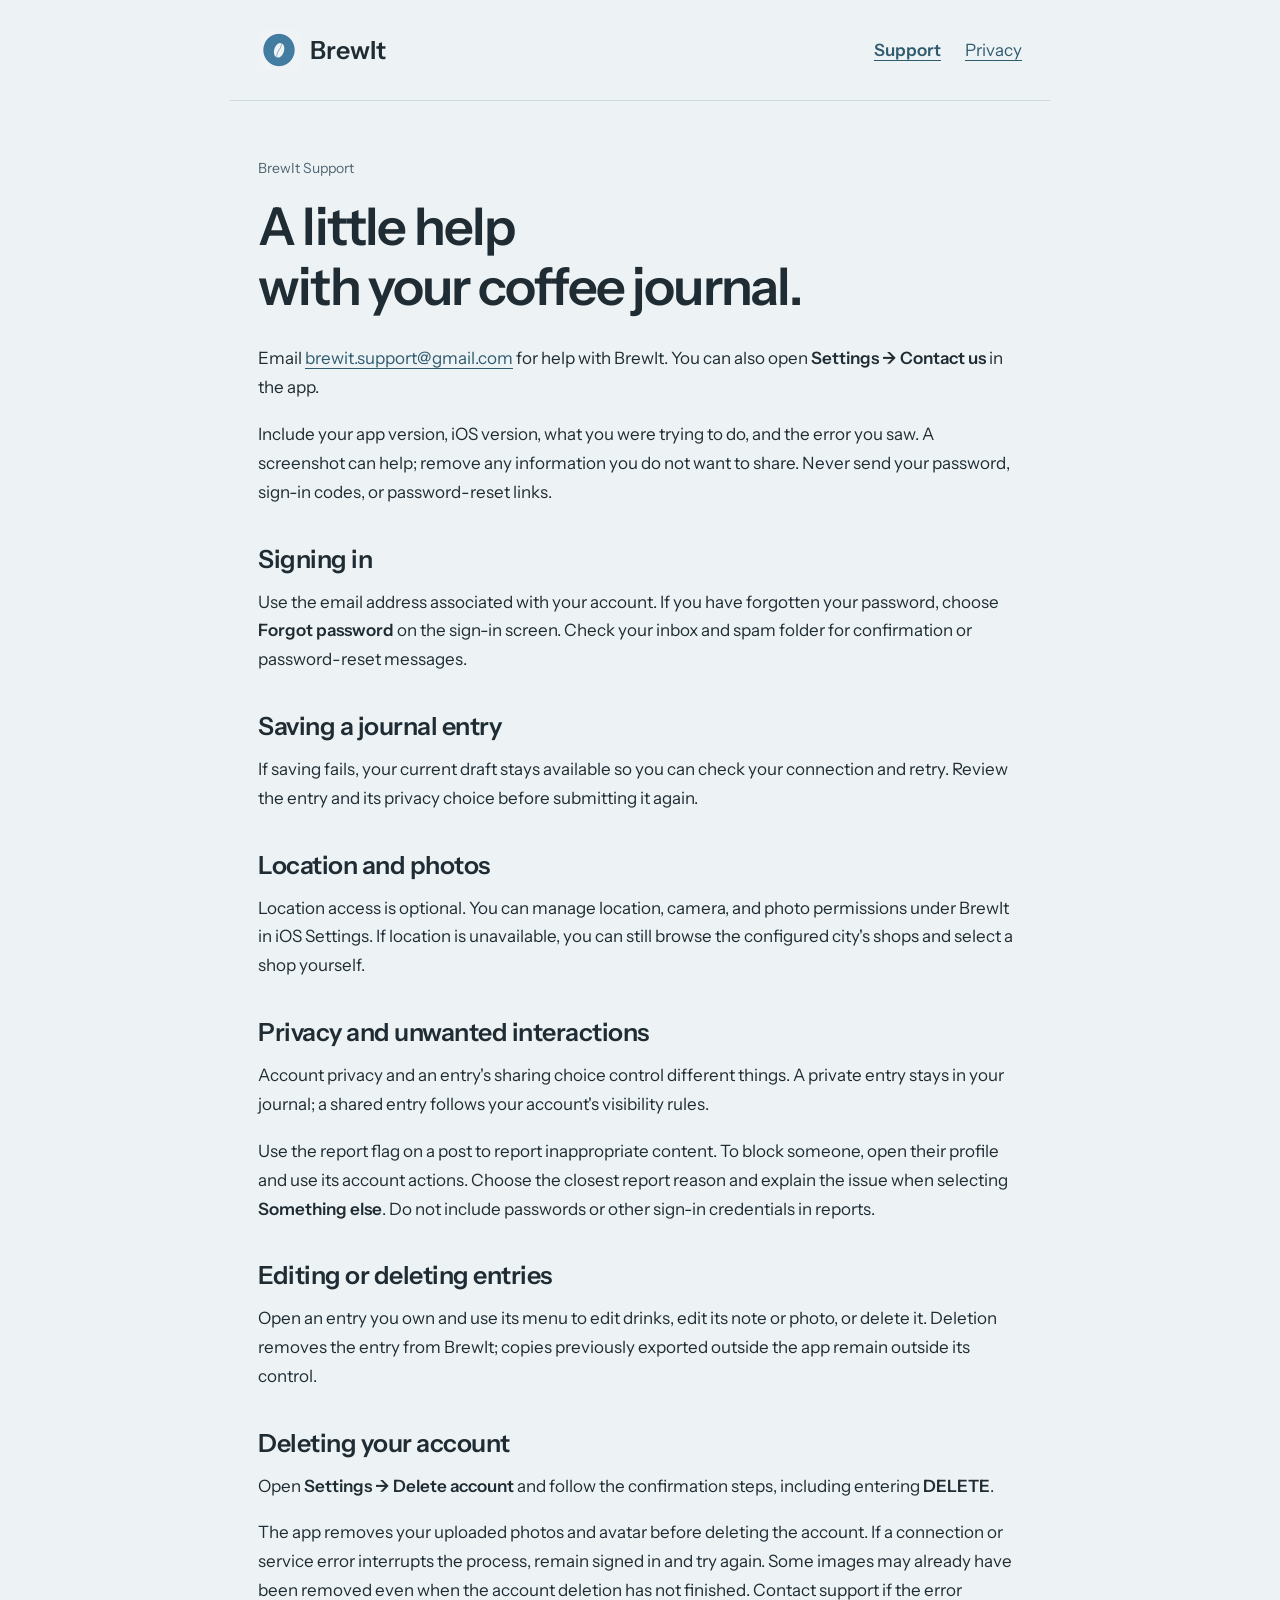
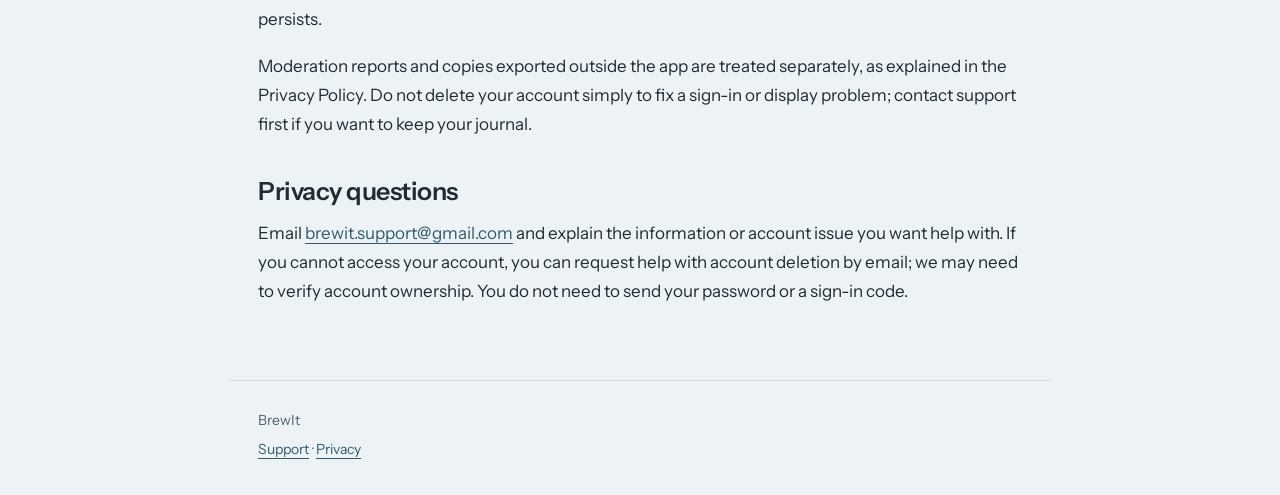
<file: index.html>
<!doctype html><html lang="en"><head><meta charset="utf-8"><meta name="viewport" content="width=device-width,initial-scale=1"><title>BrewIt Support</title><meta name="description" content="Get help with signing in, saving journal entries, privacy settings, and deleting your BrewIt account."><link rel="icon" href="favicon.png" type="image/png"><link rel="stylesheet" href="styles.css"></head><body><a class="skip" href="#main">Skip to content</a><header><a class="brand" href="index.html"><img src="brand-mark-header.png" alt="">BrewIt</a><nav aria-label="Support and privacy"><a href="index.html" aria-current="page">Support</a><a href="privacy.html">Privacy</a></nav></header><main id="main"><p class="eyebrow">BrewIt Support</p><h1>A little help<br>with your coffee journal.</h1><p>Email <a href="mailto:brewit.support@gmail.com">brewit.support@gmail.com</a> for help with BrewIt. You can also open <strong>Settings → Contact us</strong> in the app.</p><p>Include your app version, iOS version, what you were trying to do, and the error you saw. A screenshot can help; remove any information you do not want to share. Never send your password, sign-in codes, or password-reset links.</p><h2>Signing in</h2><p>Use the email address associated with your account. If you have forgotten your password, choose <strong>Forgot password</strong> on the sign-in screen. Check your inbox and spam folder for confirmation or password-reset messages.</p><h2>Saving a journal entry</h2><p>If saving fails, your current draft stays available so you can check your connection and retry. Review the entry and its privacy choice before submitting it again.</p><h2>Location and photos</h2><p>Location access is optional. You can manage location, camera, and photo permissions under BrewIt in iOS Settings. If location is unavailable, you can still browse the configured city&#x27;s shops and select a shop yourself.</p><h2>Privacy and unwanted interactions</h2><p>Account privacy and an entry&#x27;s sharing choice control different things. A private entry stays in your journal; a shared entry follows your account&#x27;s visibility rules.</p><p>Use the report flag on a post to report inappropriate content. To block someone, open their profile and use its account actions. Choose the closest report reason and explain the issue when selecting <strong>Something else</strong>. Do not include passwords or other sign-in credentials in reports.</p><h2>Editing or deleting entries</h2><p>Open an entry you own and use its menu to edit drinks, edit its note or photo, or delete it. Deletion removes the entry from BrewIt; copies previously exported outside the app remain outside its control.</p><h2>Deleting your account</h2><p>Open <strong>Settings → Delete account</strong> and follow the confirmation steps, including entering <strong>DELETE</strong>.</p><p>The app removes your uploaded photos and avatar before deleting the account. If a connection or service error interrupts the process, remain signed in and try again. Some images may already have been removed even when the account deletion has not finished. Contact support if the error persists.</p><p>Moderation reports and copies exported outside the app are treated separately, as explained in the Privacy Policy. Do not delete your account simply to fix a sign-in or display problem; contact support first if you want to keep your journal.</p><h2>Privacy questions</h2><p>Email <a href="mailto:brewit.support@gmail.com">brewit.support@gmail.com</a> and explain the information or account issue you want help with. If you cannot access your account, you can request help with account deletion by email; we may need to verify account ownership. You do not need to send your password or a sign-in code.</p></main><footer>BrewIt<br><a href="index.html">Support</a> · <a href="privacy.html">Privacy</a></footer></body></html>
</file>
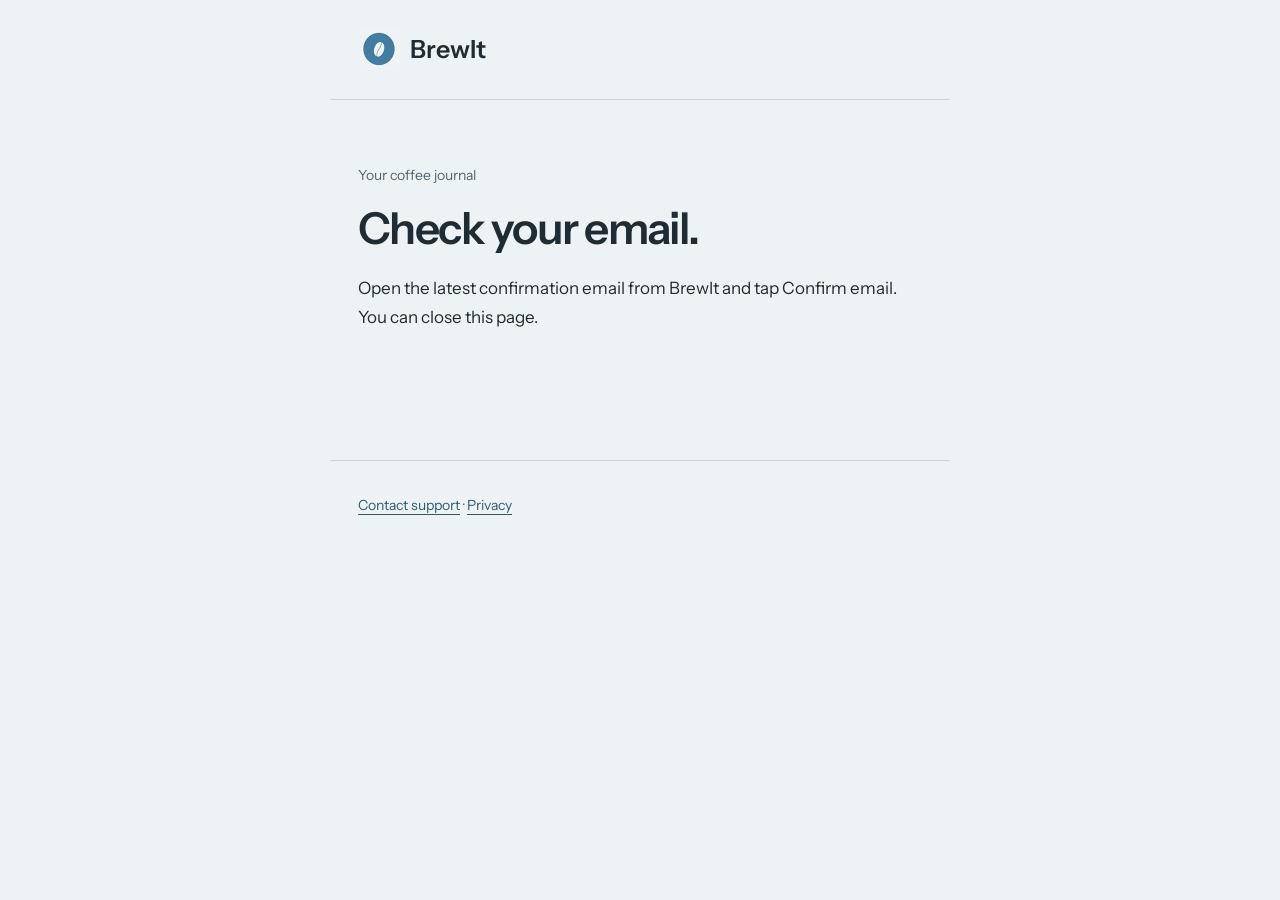
<file: auth.html>
<!doctype html>
<html lang="en">
<head>
  <meta charset="utf-8">
  <meta name="viewport" content="width=device-width,initial-scale=1">
  <meta name="referrer" content="no-referrer">
  <meta name="robots" content="noindex,nofollow">
  <meta http-equiv="Content-Security-Policy" content="default-src 'none'; script-src 'self'; style-src 'self'; img-src 'self'; font-src 'self'; base-uri 'none'; form-action 'none'">
  <title>Email confirmation · BrewIt</title>
  <script src="auth.js"></script>
  <link rel="icon" href="favicon.png" type="image/png">
  <link rel="stylesheet" href="styles.css">
  <link rel="stylesheet" href="auth.css">
</head>
<body class="auth-page">
  <header><a class="brand" href="index.html"><img src="brand-mark-header.png" alt="">BrewIt</a></header>
  <main id="main">
    <p class="eyebrow">Your coffee journal</p>
    <h1 id="auth-title">Opening your confirmation…</h1>
    <p id="auth-description" role="status" aria-live="polite">Just a moment.</p>
    <a id="open-app" class="app-button" hidden>Open BrewIt</a>
    <p id="auth-help" class="auth-help"></p>
    <noscript><p>Enable JavaScript to return to BrewIt, or open the app and sign in with your password after confirming your email.</p></noscript>
  </main>
  <footer><a href="mailto:brewit.support@gmail.com">Contact support</a> · <a href="privacy.html">Privacy</a></footer>
</body>
</html>
</file>
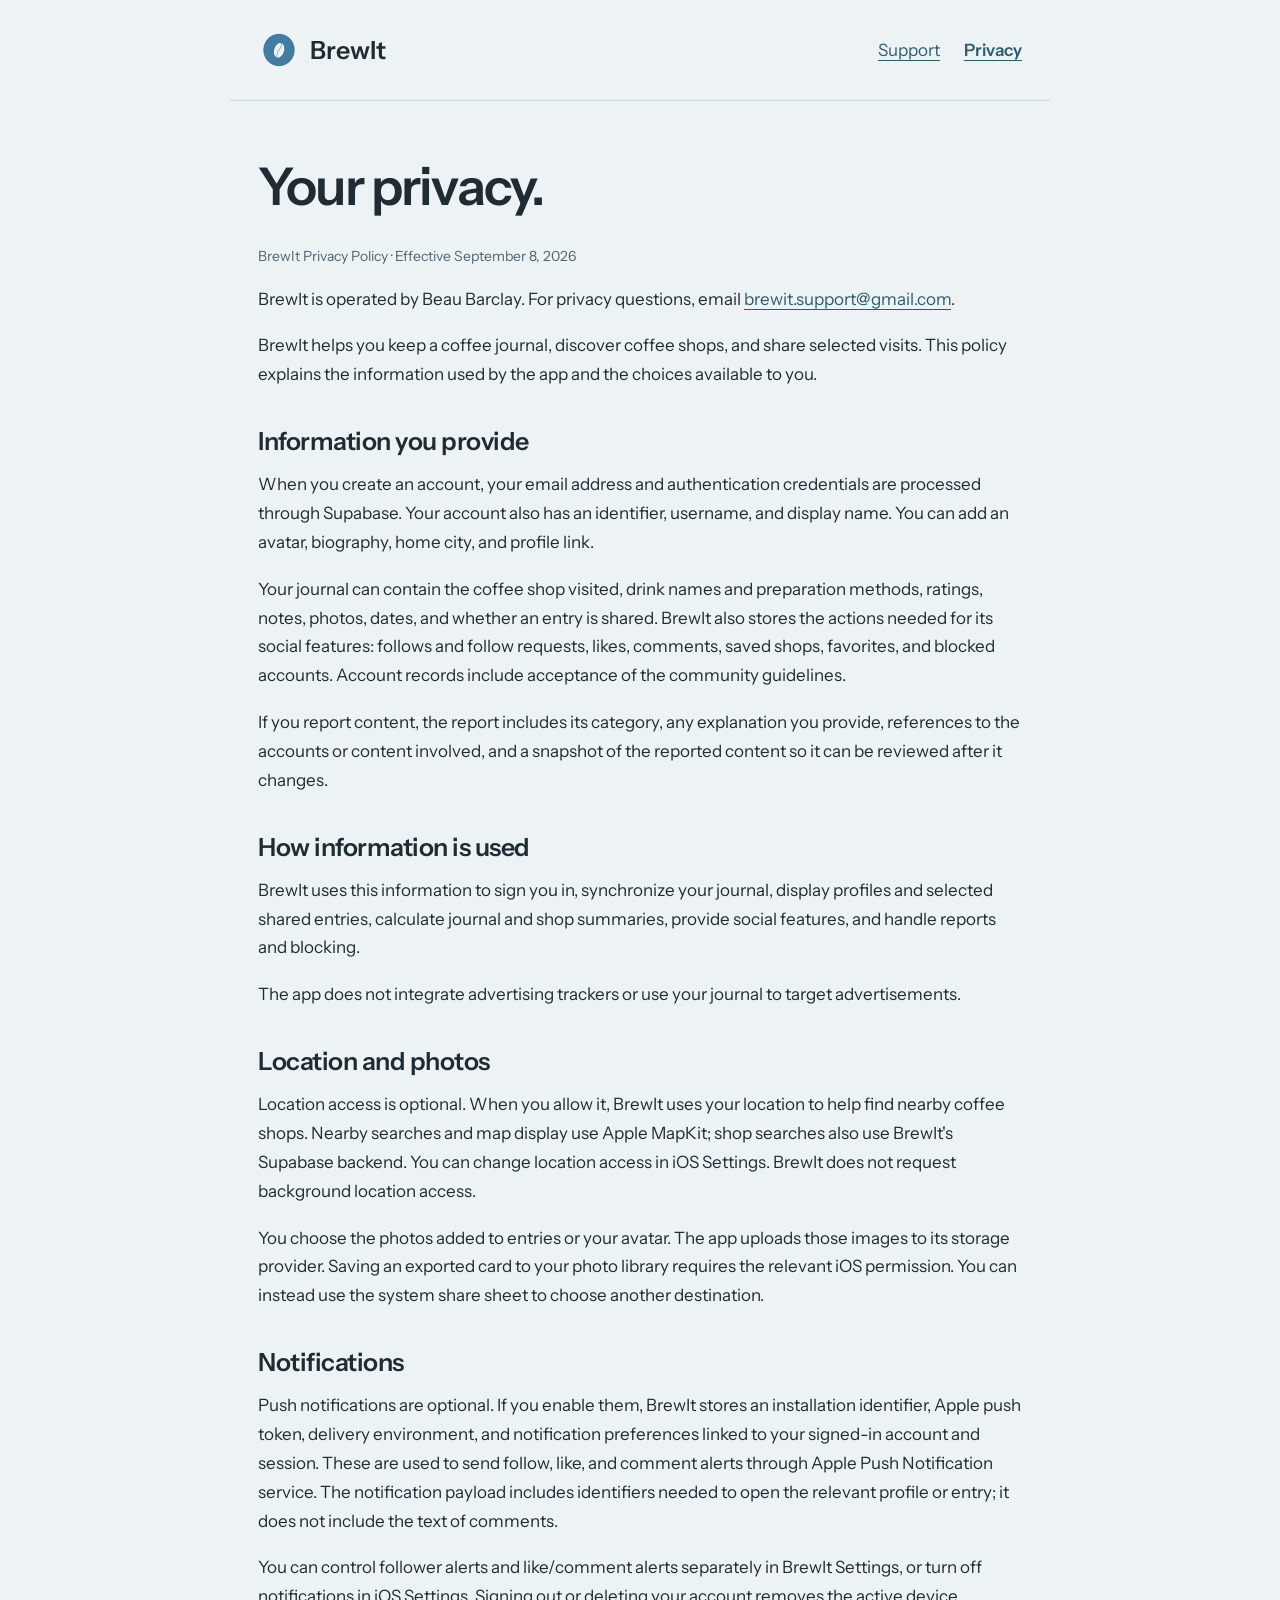
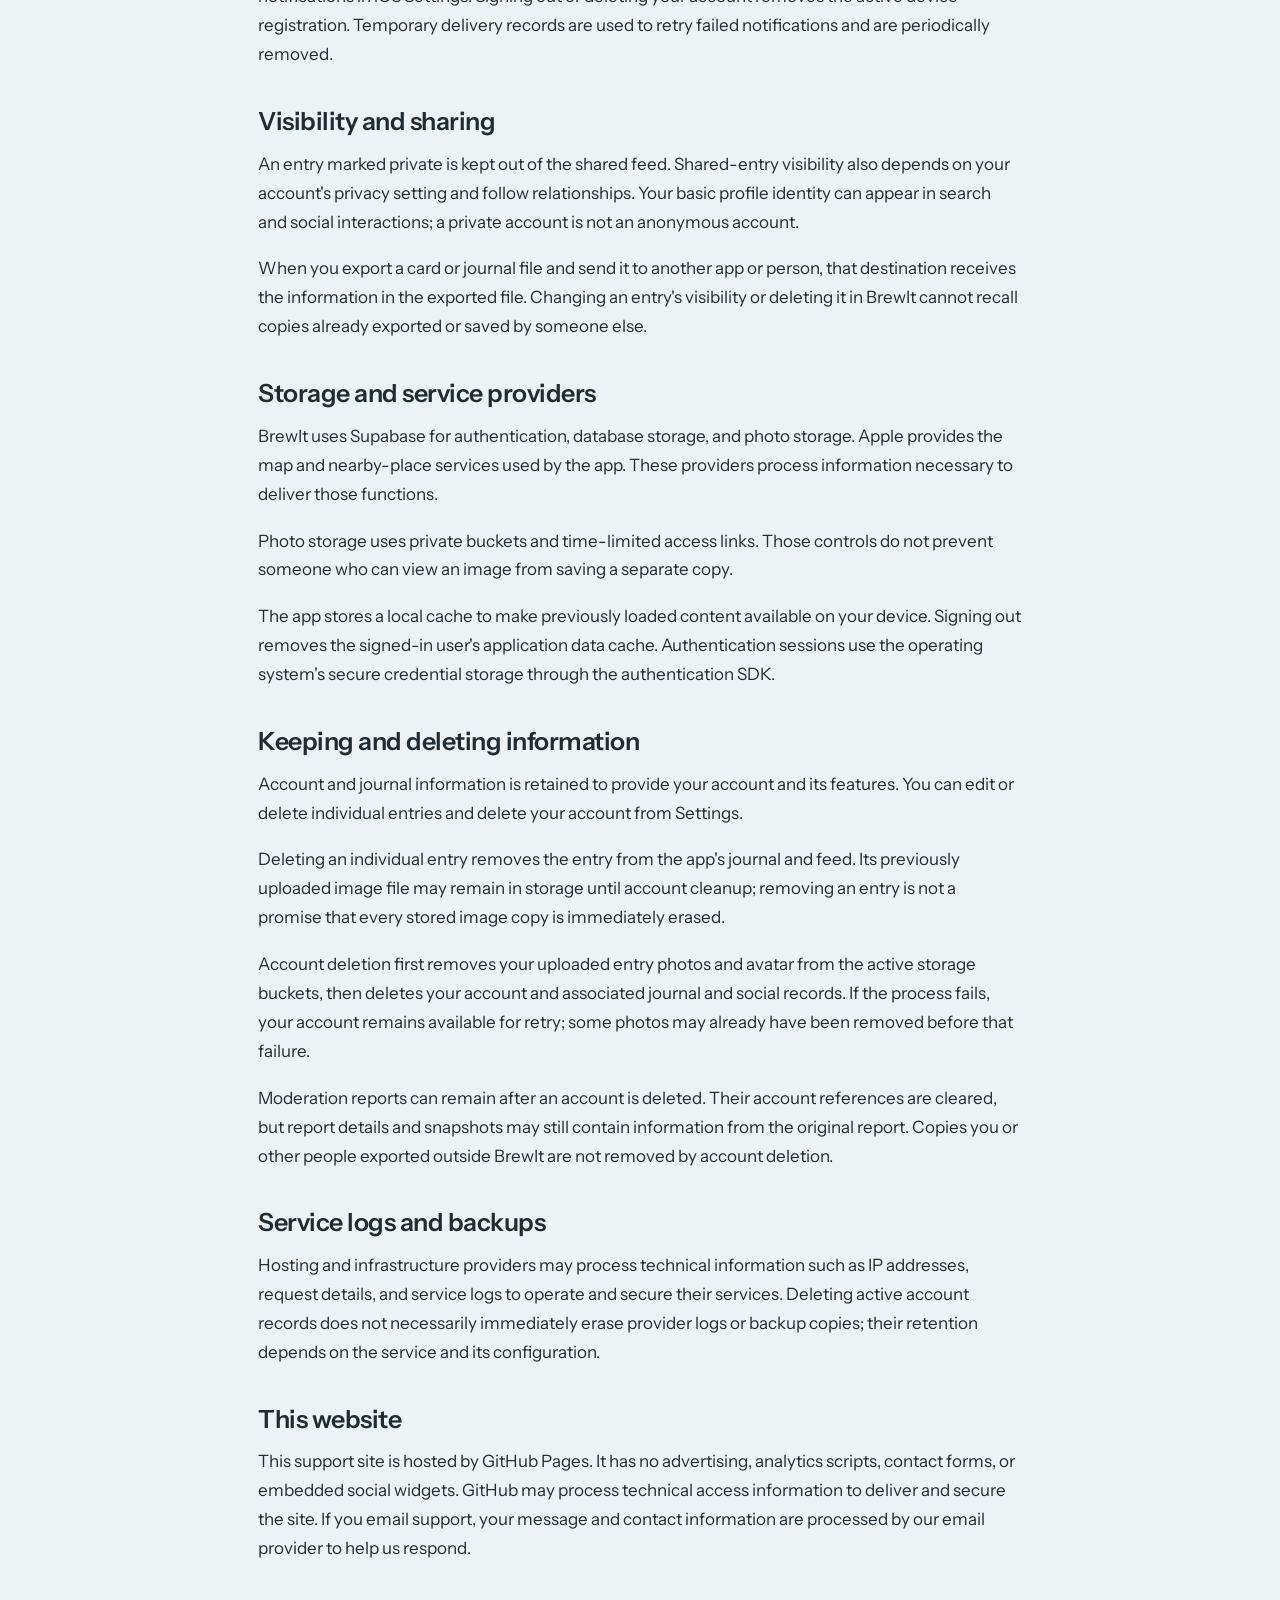
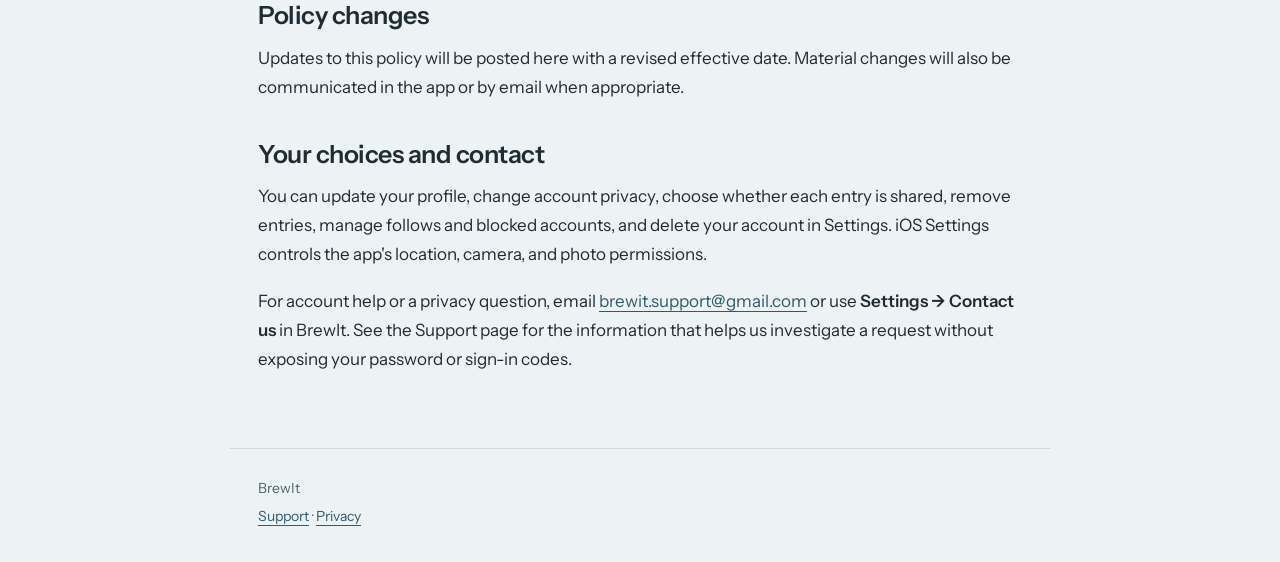
<file: privacy.html>
<!doctype html><html lang="en"><head><meta charset="utf-8"><meta name="viewport" content="width=device-width,initial-scale=1"><title>BrewIt Privacy</title><meta name="description" content="BrewIt's privacy policy: what information the coffee journal app collects, how it is used, and the choices you have."><link rel="icon" href="favicon.png" type="image/png"><link rel="stylesheet" href="styles.css"></head><body><a class="skip" href="#main">Skip to content</a><header><a class="brand" href="index.html"><img src="brand-mark-header.png" alt="">BrewIt</a><nav aria-label="Support and privacy"><a href="index.html">Support</a><a href="privacy.html" aria-current="page">Privacy</a></nav></header><main id="main"><h1>Your privacy.</h1><p class="eyebrow">BrewIt Privacy Policy · Effective September 8, 2026</p><p>BrewIt is operated by Beau Barclay. For privacy questions, email <a href="mailto:brewit.support@gmail.com">brewit.support@gmail.com</a>.</p><p>BrewIt helps you keep a coffee journal, discover coffee shops, and share selected visits. This policy explains the information used by the app and the choices available to you.</p><h2>Information you provide</h2><p>When you create an account, your email address and authentication credentials are processed through Supabase. Your account also has an identifier, username, and display name. You can add an avatar, biography, home city, and profile link.</p><p>Your journal can contain the coffee shop visited, drink names and preparation methods, ratings, notes, photos, dates, and whether an entry is shared. BrewIt also stores the actions needed for its social features: follows and follow requests, likes, comments, saved shops, favorites, and blocked accounts. Account records include acceptance of the community guidelines.</p><p>If you report content, the report includes its category, any explanation you provide, references to the accounts or content involved, and a snapshot of the reported content so it can be reviewed after it changes.</p><h2>How information is used</h2><p>BrewIt uses this information to sign you in, synchronize your journal, display profiles and selected shared entries, calculate journal and shop summaries, provide social features, and handle reports and blocking.</p><p>The app does not integrate advertising trackers or use your journal to target advertisements.</p><h2>Location and photos</h2><p>Location access is optional. When you allow it, BrewIt uses your location to help find nearby coffee shops. Nearby searches and map display use Apple MapKit; shop searches also use BrewIt&#x27;s Supabase backend. You can change location access in iOS Settings. BrewIt does not request background location access.</p><p>You choose the photos added to entries or your avatar. The app uploads those images to its storage provider. Saving an exported card to your photo library requires the relevant iOS permission. You can instead use the system share sheet to choose another destination.</p><h2>Notifications</h2><p>Push notifications are optional. If you enable them, BrewIt stores an installation identifier, Apple push token, delivery environment, and notification preferences linked to your signed-in account and session. These are used to send follow, like, and comment alerts through Apple Push Notification service. The notification payload includes identifiers needed to open the relevant profile or entry; it does not include the text of comments.</p><p>You can control follower alerts and like/comment alerts separately in BrewIt Settings, or turn off notifications in iOS Settings. Signing out or deleting your account removes the active device registration. Temporary delivery records are used to retry failed notifications and are periodically removed.</p><h2>Visibility and sharing</h2><p>An entry marked private is kept out of the shared feed. Shared-entry visibility also depends on your account&#x27;s privacy setting and follow relationships. Your basic profile identity can appear in search and social interactions; a private account is not an anonymous account.</p><p>When you export a card or journal file and send it to another app or person, that destination receives the information in the exported file. Changing an entry&#x27;s visibility or deleting it in BrewIt cannot recall copies already exported or saved by someone else.</p><h2>Storage and service providers</h2><p>BrewIt uses Supabase for authentication, database storage, and photo storage. Apple provides the map and nearby-place services used by the app. These providers process information necessary to deliver those functions.</p><p>Photo storage uses private buckets and time-limited access links. Those controls do not prevent someone who can view an image from saving a separate copy.</p><p>The app stores a local cache to make previously loaded content available on your device. Signing out removes the signed-in user&#x27;s application data cache. Authentication sessions use the operating system&#x27;s secure credential storage through the authentication SDK.</p><h2>Keeping and deleting information</h2><p>Account and journal information is retained to provide your account and its features. You can edit or delete individual entries and delete your account from Settings.</p><p>Deleting an individual entry removes the entry from the app&#x27;s journal and feed. Its previously uploaded image file may remain in storage until account cleanup; removing an entry is not a promise that every stored image copy is immediately erased.</p><p>Account deletion first removes your uploaded entry photos and avatar from the active storage buckets, then deletes your account and associated journal and social records. If the process fails, your account remains available for retry; some photos may already have been removed before that failure.</p><p>Moderation reports can remain after an account is deleted. Their account references are cleared, but report details and snapshots may still contain information from the original report. Copies you or other people exported outside BrewIt are not removed by account deletion.</p><h2>Service logs and backups</h2><p>Hosting and infrastructure providers may process technical information such as IP addresses, request details, and service logs to operate and secure their services. Deleting active account records does not necessarily immediately erase provider logs or backup copies; their retention depends on the service and its configuration.</p><h2>This website</h2><p>This support site is hosted by GitHub Pages. It has no advertising, analytics scripts, contact forms, or embedded social widgets. GitHub may process technical access information to deliver and secure the site. If you email support, your message and contact information are processed by our email provider to help us respond.</p><h2>Policy changes</h2><p>Updates to this policy will be posted here with a revised effective date. Material changes will also be communicated in the app or by email when appropriate.</p><h2>Your choices and contact</h2><p>You can update your profile, change account privacy, choose whether each entry is shared, remove entries, manage follows and blocked accounts, and delete your account in Settings. iOS Settings controls the app&#x27;s location, camera, and photo permissions.</p><p>For account help or a privacy question, email <a href="mailto:brewit.support@gmail.com">brewit.support@gmail.com</a> or use <strong>Settings → Contact us</strong> in BrewIt. See the Support page for the information that helps us investigate a request without exposing your password or sign-in codes.</p></main><footer>BrewIt<br><a href="index.html">Support</a> · <a href="privacy.html">Privacy</a></footer></body></html>
</file>
<file: styles.css>
@font-face{font-family:Instrument;src:url(fonts/InstrumentSans-Regular.woff2) format("woff2"),url(fonts/InstrumentSans-Regular.ttf) format("truetype");font-weight:400;font-display:swap}@font-face{font-family:Instrument;src:url(fonts/InstrumentSans-SemiBold.woff2) format("woff2"),url(fonts/InstrumentSans-SemiBold.ttf) format("truetype");font-weight:600 800;font-display:swap}*{box-sizing:border-box}html{scroll-behavior:smooth}body{margin:0;background:#edf3f5;color:#202c33;font:17px/1.7 Instrument,system-ui,sans-serif}a{color:#305b6f;text-underline-offset:4px}a:focus-visible{outline:3px solid #305b6f;outline-offset:5px}header,main,footer{max-width:820px;margin:auto;padding:28px}header{display:flex;align-items:center;justify-content:space-between;gap:24px;border-bottom:1px solid #cbd9df}.brand{display:flex;align-items:center;gap:10px;font-size:25px;font-weight:600;color:inherit;text-decoration:none}.brand img{height:42px;width:42px;object-fit:contain}nav{display:flex;gap:24px}nav a{display:inline-flex;align-items:center;min-height:44px}nav a[aria-current=page]{font-weight:600}main{padding-top:56px;padding-bottom:56px}h1,h2{font-weight:600;line-height:1.15;letter-spacing:-.035em}h1{font-size:clamp(34px,6vw,52px);margin:0 0 28px}h2{font-size:25px;margin:38px 0 14px;letter-spacing:-.02em}p{margin:0 0 18px}strong{font-weight:600}footer{border-top:1px solid #cbd9df;font-size:14px;color:#506572}footer a{display:inline-block;padding-block:5px}.eyebrow{font-size:14px;color:#506572;margin-bottom:16px}.preview{margin:0;background:#dbe8ee;color:#34576a;padding:10px 24px;text-align:center;font-size:14px}.skip{position:absolute;left:16px;top:-80px;background:#edf3f5;padding:12px;z-index:2}.skip:focus{top:8px}@media(max-width:480px){header,main,footer{padding-left:24px;padding-right:24px}header{gap:12px}.brand{font-size:23px}nav{gap:16px;font-size:15px}main{padding-top:36px}h2{font-size:23px}}@media(prefers-reduced-motion:reduce){html{scroll-behavior:auto}}
</file>
<file: auth.css>
.auth-page header,.auth-page main,.auth-page footer{max-width:620px}
.auth-page main{padding-top:64px;padding-bottom:64px;min-height:360px}
.auth-page h1{font-size:clamp(32px,7vw,44px);margin-bottom:20px}
.app-button{display:inline-flex;align-items:center;justify-content:center;min-height:52px;padding:8px 28px;border-radius:14px;background:#305b6f;color:#fff;font-weight:600;text-decoration:none;margin:10px 0 24px}
.app-button[hidden]{display:none}
.auth-help{font-size:15px;color:#506572;max-width:440px}
@media(max-width:480px){.auth-page main{padding-top:40px}.app-button{display:flex}}
</file>
